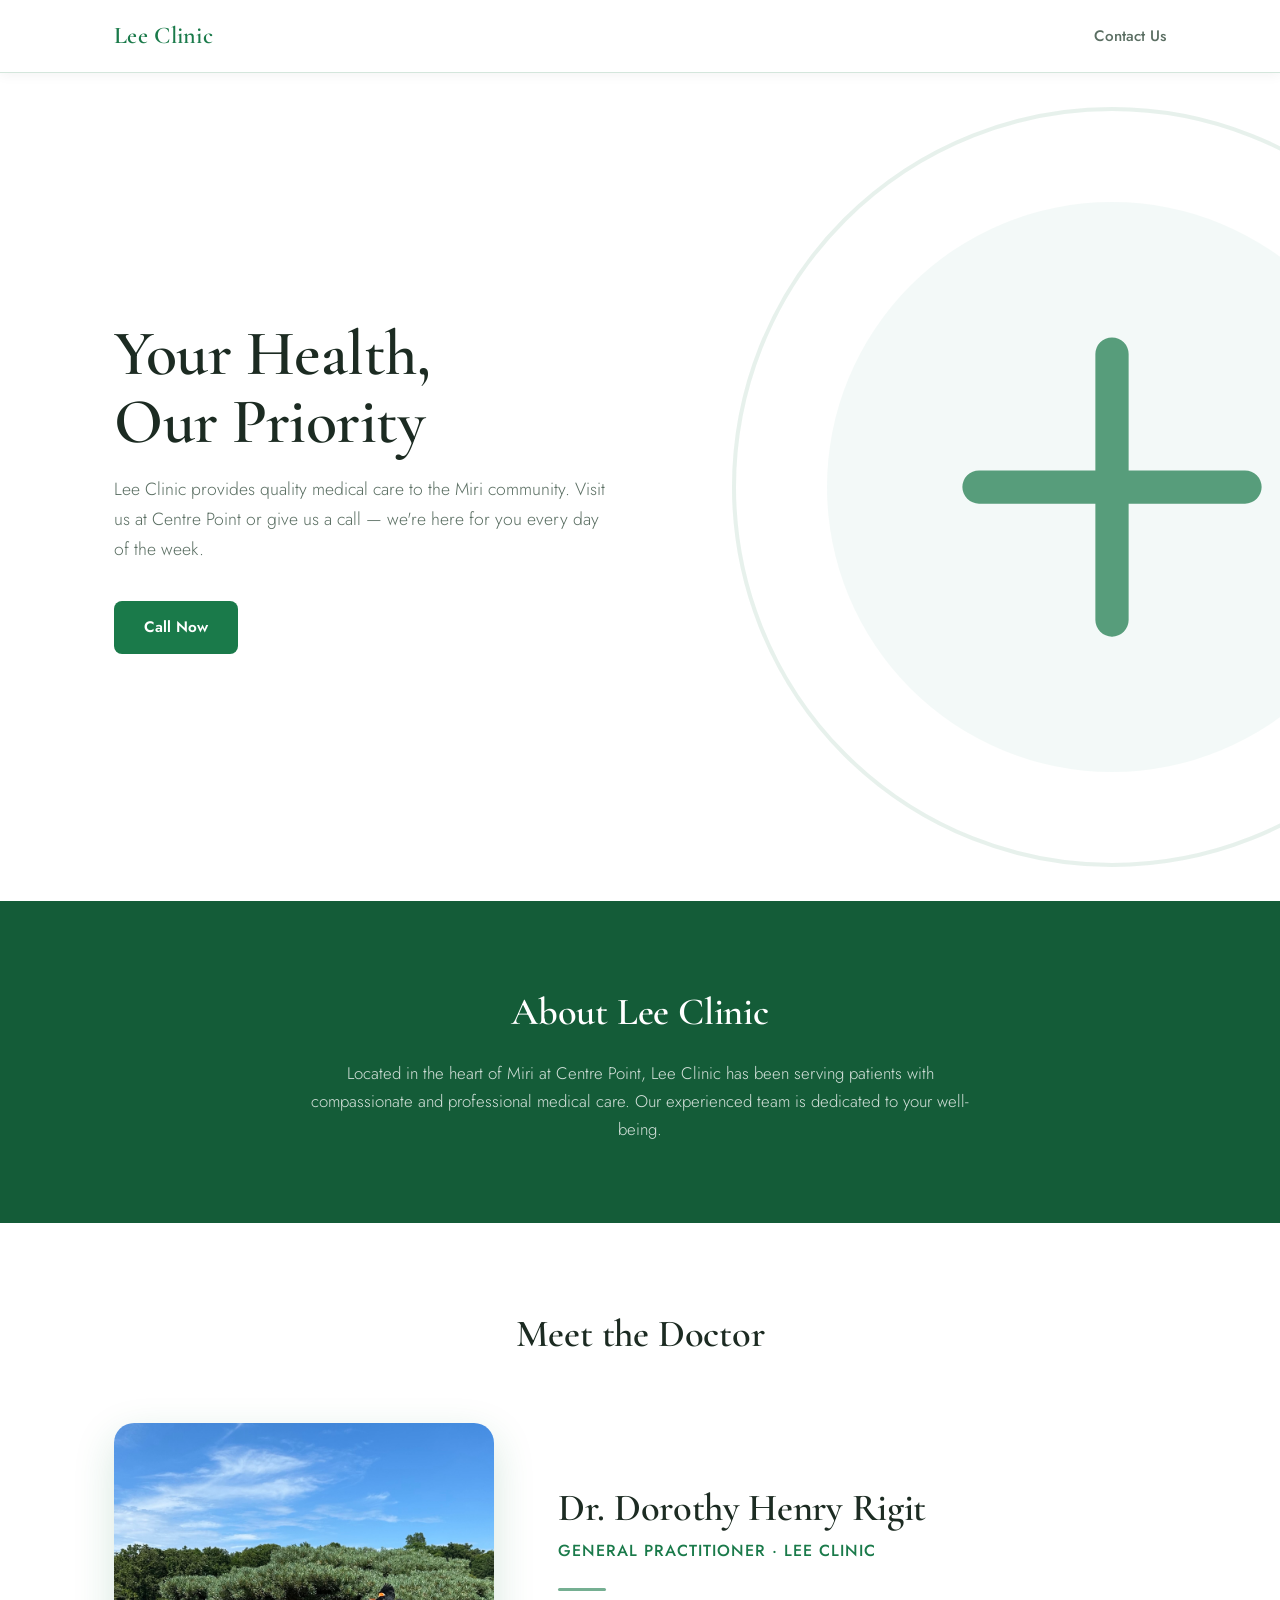
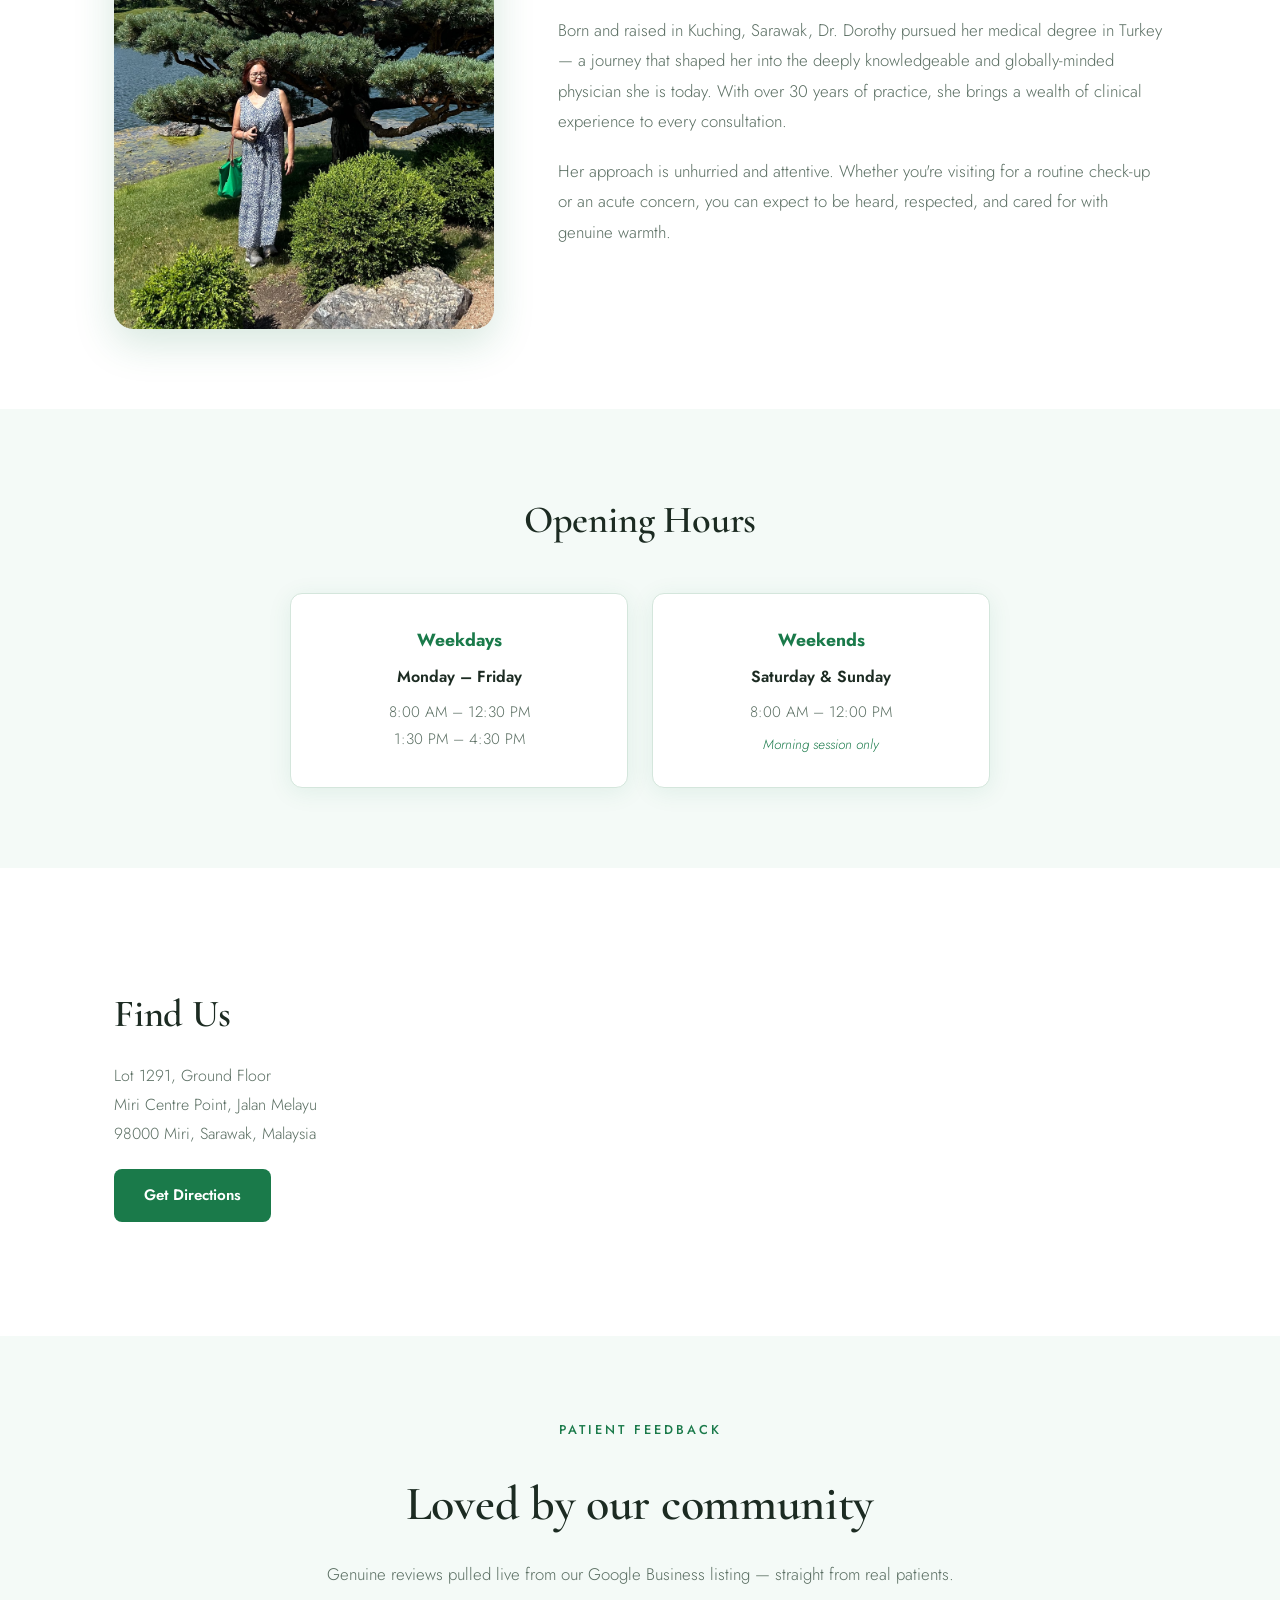
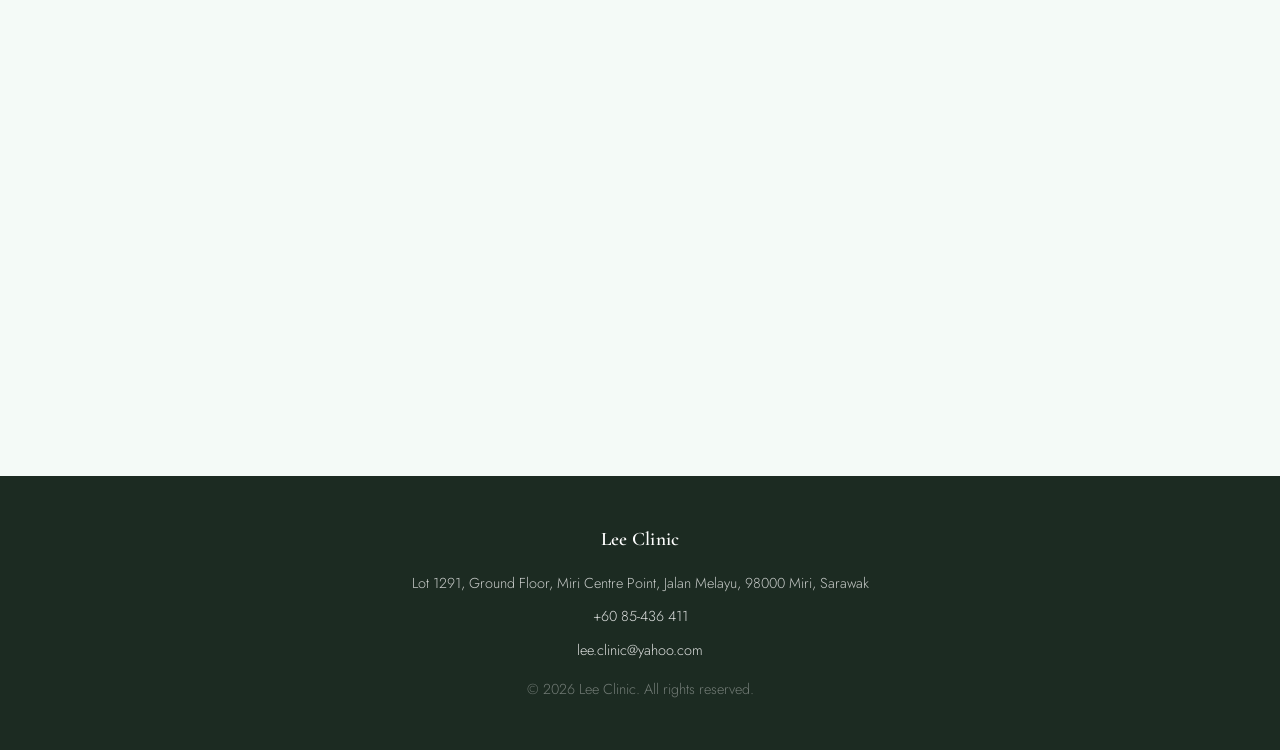
<file: index.html>
<!DOCTYPE html>
<html lang="en">
<head>
  <meta charset="UTF-8" />
  <meta name="viewport" content="width=device-width, initial-scale=1.0" />
  <title>Lee Clinic – Miri, Sarawak</title>
  <link rel="stylesheet" href="style.css" />
  <!-- Elfsight Google Reviews widget loader -->
  <script src="https://elfsightcdn.com/platform.js" async></script>
</head>
<body>
  <!-- NAV (solid) -->
  <nav class="nav-solid">
    <div class="nav-inner">
      <a href="index.html" class="logo">Lee Clinic</a>
      <ul>
        <li><a href="contact.html">Contact Us</a></li>
      </ul>
    </div>
  </nav>

  <!-- HERO -->
  <section class="hero hero-classic">
    <div class="hero-content">
      <h1>Your Health,<br>Our Priority</h1>
      <p>Lee Clinic provides quality medical care to the Miri community. Visit us at Centre Point or give us a call — we're here for you every day of the week.</p>
      <div class="hero-cta">
        <a href="tel:+6085436411" class="btn btn-primary">Call Now</a>
      </div>
    </div>
    <div class="hero-graphic" aria-hidden="true">
      <div class="pulse-ring"></div>
      <div class="hero-icon">
        <svg viewBox="0 0 80 80" fill="none" xmlns="http://www.w3.org/2000/svg">
          <circle cx="40" cy="40" r="30" fill="#e8f5f0" fill-opacity="0.55"/>
          <path d="M40 26v28M26 40h28" stroke="#1a7a4a" stroke-width="3.5" stroke-linecap="round" opacity="0.85"/>
        </svg>
      </div>
    </div>
  </section>

  <!-- ABOUT -->
  <section class="about section-pad">
    <div class="container">
      <h2>About Lee Clinic</h2>
      <p>Located in the heart of Miri at Centre Point, Lee Clinic has been serving patients with compassionate and professional medical care. Our experienced team is dedicated to your well-being.</p>
    </div>
  </section>

  <!-- MEET THE DOCTOR -->
  <section class="doctor-section section-pad alt-bg">
    <div class="container">
      <div class="section-heading">
        <h2>Meet the Doctor</h2>
      </div>
      <div class="doctor-inner">
        <div class="doctor-photo-wrap">
          <img src="doctor.jpg" alt="Dr. Dorothy Henry Rigit" class="doctor-photo-img" />
          <div class="doctor-photo-accent"></div>
        </div>
        <div class="doctor-info">
          <h3 class="doctor-name">Dr. Dorothy Henry Rigit</h3>
          <span class="doctor-title">General Practitioner · Lee Clinic</span>
          <div class="doctor-divider"></div>
          <p>Born and raised in Kuching, Sarawak, Dr. Dorothy pursued her medical degree in Turkey — a journey that shaped her into the deeply knowledgeable and globally-minded physician she is today. With over 30 years of practice, she brings a wealth of clinical experience to every consultation.</p>
          <p>Her approach is unhurried and attentive. Whether you're visiting for a routine check-up or an acute concern, you can expect to be heard, respected, and cared for with genuine warmth.</p>
        </div>
      </div>
    </div>
  </section>

  <!-- HOURS -->
  <section class="hours section-pad alt-bg">
    <div class="container">
      <h2>Opening Hours</h2>
      <div class="hours-grid">
        <div class="hours-card">
          <h3>Weekdays</h3>
          <p class="days">Monday – Friday</p>
          <p class="time">8:00 AM – 12:30 PM</p>
          <p class="time">1:30 PM – 4:30 PM</p>
        </div>
        <div class="hours-card">
          <h3>Weekends</h3>
          <p class="days">Saturday &amp; Sunday</p>
          <p class="time">8:00 AM – 12:00 PM</p>
          <p class="note">Morning session only</p>
        </div>
      </div>
    </div>
  </section>

  <!-- LOCATION STRIP -->
  <section class="location-strip section-pad">
    <div class="container location-flex">
      <div class="loc-text">
        <h2>Find Us</h2>
        <p>Lot 1291, Ground Floor<br>Miri Centre Point, Jalan Melayu<br>98000 Miri, Sarawak, Malaysia</p>
        <a href="https://maps.google.com/?q=Lee+Clinic+Miri+Centre+Point" target="_blank" rel="noopener" class="btn btn-primary" style="margin-top:1.25rem;display:inline-block;">Get Directions</a>
      </div>
      <div class="loc-map">
        <iframe
          title="Lee Clinic location"
          src="https://maps.google.com/maps?q=Lee+Clinic+Miri+Centre+Point+Jalan+Melayu&output=embed"
          width="100%" height="300" style="border:0;border-radius:12px;" allowfullscreen loading="lazy">
        </iframe>
      </div>
    </div>
  </section>

  <!-- LIVE GOOGLE REVIEWS (Elfsight) -->
  <section class="reviews-section section-pad alt-bg">
    <div class="container">
      <div class="reviews-header">
        <span class="eyebrow">Patient Feedback</span>
        <h2>Loved by our community</h2>
        <p>Genuine reviews pulled live from our Google Business listing — straight from real patients.</p>
      </div>

      <!-- Elfsight Google Reviews widget -->
      <div class="elfsight-app-946296f7-6087-4f97-a4c8-03d1e28c95c6" data-elfsight-app-lazy></div>
    </div>
  </section>

  <!-- FOOTER -->
  <footer>
    <div class="container footer-inner">
      <span class="logo">Lee Clinic</span>
      <p>Lot 1291, Ground Floor, Miri Centre Point, Jalan Melayu, 98000 Miri, Sarawak</p>
      <p><a href="tel:+6085436411">+60 85-436 411</a></p>
      <p><a href="mailto:lee.clinic@yahoo.com">lee.clinic@yahoo.com</a></p>
      <p class="copy">© 2026 Lee Clinic. All rights reserved.</p>
    </div>
  </footer>
</body>
</html>
</file>
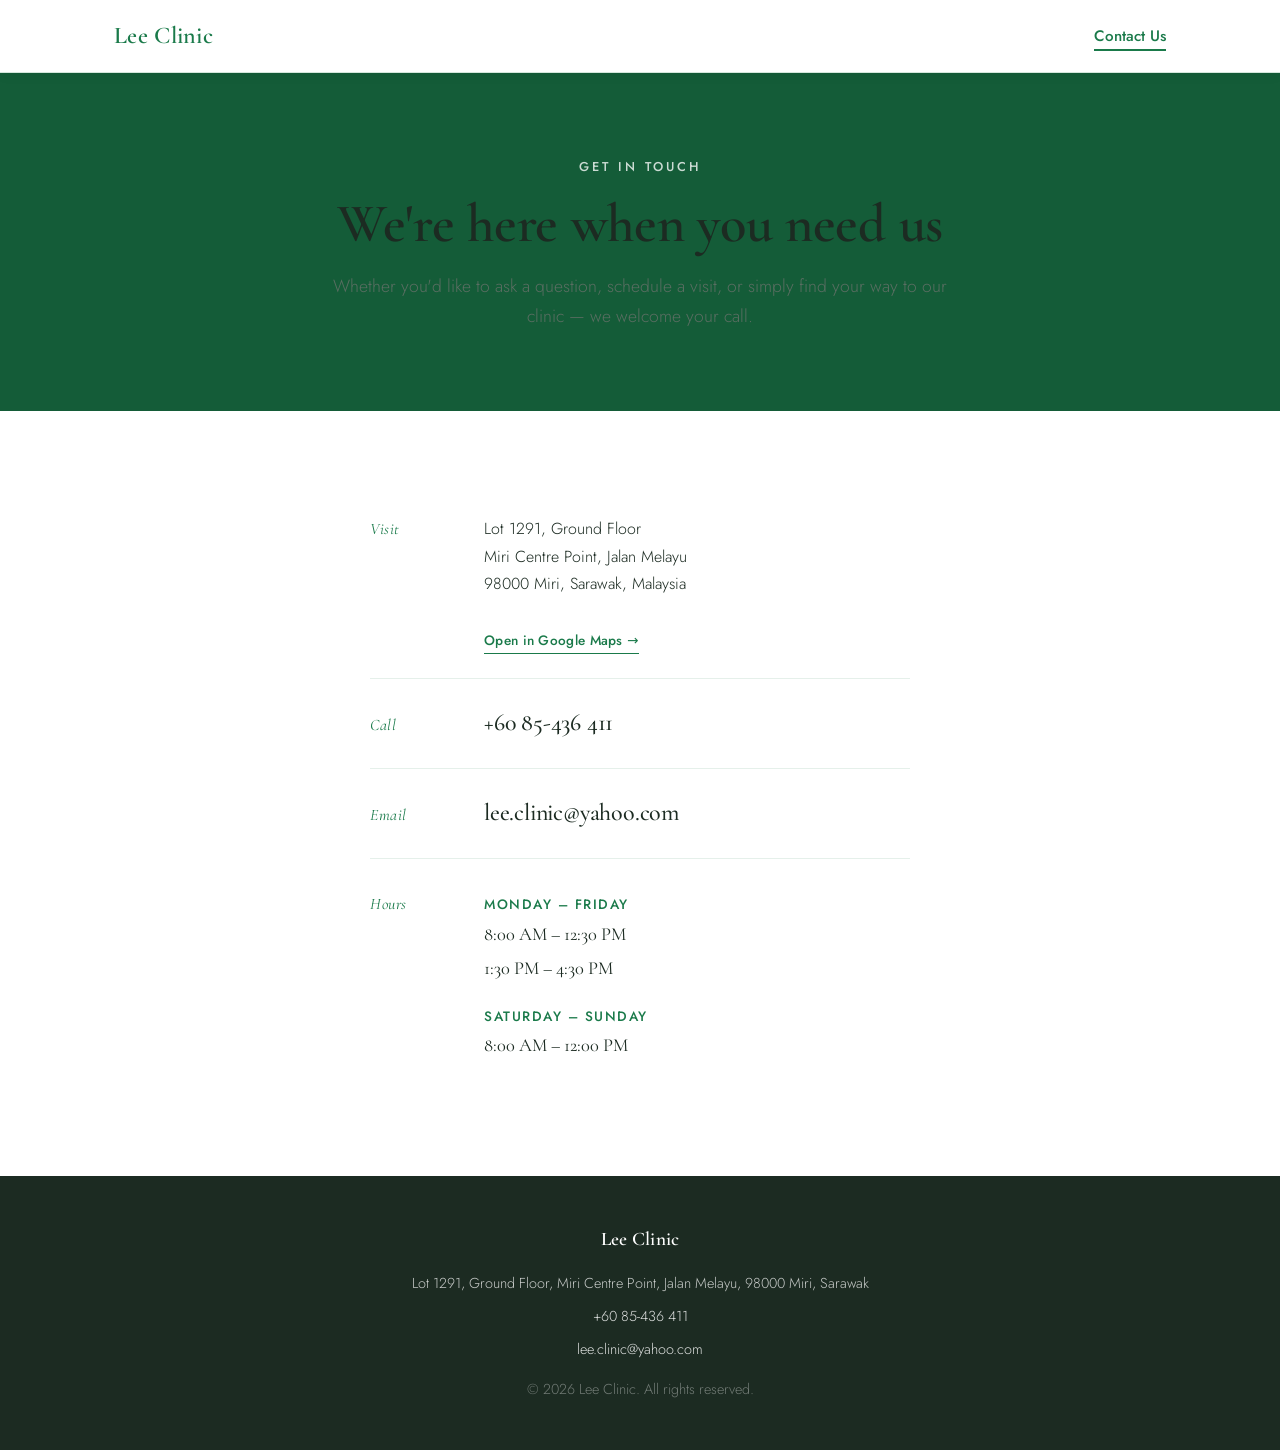
<file: contact.html>
<!DOCTYPE html>
<html lang="en">
<head>
  <meta charset="UTF-8" />
  <meta name="viewport" content="width=device-width, initial-scale=1.0" />
  <title>Contact Us – Lee Clinic</title>
  <link rel="stylesheet" href="style.css" />
</head>
<body>
  <!-- NAV (solid for inner pages) -->
  <nav class="nav-solid">
    <div class="nav-inner">
      <a href="index.html" class="logo">Lee Clinic</a>
      <ul>
        <li><a href="contact.html" class="active">Contact Us</a></li>
      </ul>
    </div>
  </nav>

  <!-- HEADER (deep green background) -->
  <section class="contact-elegant-header-section section-pad">
    <div class="container">
      <header class="contact-elegant-header">
        <span class="eyebrow">Get in Touch</span>
        <h1>We're here when you need us</h1>
        <p>Whether you'd like to ask a question, schedule a visit, or simply find your way to our clinic — we welcome your call.</p>
      </header>
    </div>
  </section>

  <!-- DETAILS -->
  <section class="contact-elegant section-pad">
    <div class="container">
      <div class="contact-details contact-details-centered">

        <div class="detail-row">
          <span class="detail-label">Visit</span>
          <p class="detail-value">
            Lot 1291, Ground Floor<br>
            Miri Centre Point, Jalan Melayu<br>
            98000 Miri, Sarawak, Malaysia
          </p>
          <a href="https://maps.google.com/?q=Lee+Clinic+Miri+Centre+Point" target="_blank" rel="noopener" class="detail-link">Open in Google Maps →</a>
        </div>

        <div class="detail-divider"></div>

        <div class="detail-row">
          <span class="detail-label">Call</span>
          <p class="detail-value detail-value-lg">
            <a href="tel:+6085436411">+60 85-436 411</a>
          </p>
        </div>

        <div class="detail-divider"></div>

        <div class="detail-row">
          <span class="detail-label">Email</span>
          <p class="detail-value detail-value-lg">
            <a href="mailto:lee.clinic@yahoo.com">lee.clinic@yahoo.com</a>
          </p>
        </div>

        <div class="detail-divider"></div>

        <div class="detail-row">
          <span class="detail-label">Hours</span>
          <div class="detail-value">
            <div class="hours-line">
              <span class="hours-day">Monday – Friday</span>
              <span class="hours-time">8:00 AM – 12:30 PM</span>
              <span class="hours-time">1:30 PM – 4:30 PM</span>
            </div>
            <div class="hours-line">
              <span class="hours-day">Saturday – Sunday</span>
              <span class="hours-time">8:00 AM – 12:00 PM</span>
            </div>
          </div>
        </div>

      </div>
    </div>
  </section>

  <!-- FOOTER -->
  <footer>
    <div class="container footer-inner">
      <span class="logo">Lee Clinic</span>
      <p>Lot 1291, Ground Floor, Miri Centre Point, Jalan Melayu, 98000 Miri, Sarawak</p>
      <p><a href="tel:+6085436411">+60 85-436 411</a></p>
      <p><a href="mailto:lee.clinic@yahoo.com">lee.clinic@yahoo.com</a></p>
      <p class="copy">© 2026 Lee Clinic. All rights reserved.</p>
    </div>
  </footer>
</body>
</html>
</file>
<file: style.css>
@import url('https://fonts.googleapis.com/css2?family=Cormorant+Garamond:ital,wght@0,400;0,600;0,700;1,400&family=Jost:wght@300;400;500;600&display=swap');

/* ── Reset & Base ── */
*, *::before, *::after { box-sizing: border-box; margin: 0; padding: 0; }

:root {
  --green:       #1a7a4a;
  --green-dark:  #145c38;
  --green-deep:  #0e3f25;
  --green-light: #e8f5f0;
  --green-mist:  #d6ecdf;
  --cream:       #faf6ef;
  --gold:        #d4a574;
  --text:        #1c2b22;
  --muted:       #5a6e62;
  --border:      #d4e6dc;
  --white:       #ffffff;
  --alt-bg:      #f4faf7;
  --radius:      12px;
  --shadow:      0 4px 24px rgba(26,122,74,0.09);
  --serif:       'Cormorant Garamond', Georgia, serif;
  --sans:        'Jost', system-ui, sans-serif;
}

html { scroll-behavior: smooth; }

body {
  font-family: var(--sans);
  color: var(--text);
  line-height: 1.65;
  background: var(--white);
  font-weight: 300;
}

a { color: inherit; text-decoration: none; }
img { display: block; max-width: 100%; }

.container {
  max-width: 1100px;
  margin: 0 auto;
  padding: 0 1.5rem;
}

.section-pad { padding: 5rem 0; }
.alt-bg { background: var(--alt-bg); }

/* ── Buttons ── */
.btn {
  display: inline-flex;
  align-items: center;
  gap: .5rem;
  padding: .75rem 1.75rem;
  border-radius: 8px;
  font-size: .95rem;
  font-weight: 600;
  cursor: pointer;
  border: 2px solid transparent;
  transition: background .2s, color .2s, border-color .2s, transform .15s;
}
.btn:hover { transform: translateY(-1px); }
.btn-primary {
  background: var(--green);
  color: var(--white);
}
.btn-primary:hover { background: var(--green-dark); }
.btn-outline {
  background: transparent;
  color: var(--green);
  border-color: var(--green);
}
.btn-outline:hover { background: var(--green-light); }

/* ── Nav (solid, used on inner pages) ── */
.nav-solid {
  position: sticky;
  top: 0;
  z-index: 100;
  background: var(--white);
  border-bottom: 1px solid var(--border);
  box-shadow: 0 2px 12px rgba(0,0,0,.05);
}
.nav-inner {
  max-width: 1100px;
  margin: 0 auto;
  padding: 0 1.5rem;
  height: 72px;
  display: flex;
  align-items: center;
  justify-content: space-between;
}
.logo {
  font-family: var(--serif);
  font-size: 1.5rem;
  font-weight: 600;
  color: var(--green);
  letter-spacing: .3px;
  transition: color .2s;
}
nav ul {
  display: flex;
  gap: 2rem;
  list-style: none;
}
nav ul a {
  font-size: .95rem;
  font-weight: 500;
  color: var(--muted);
  padding-bottom: 2px;
  border-bottom: 2px solid transparent;
  transition: color .2s, border-color .2s;
}
nav ul a:hover,
nav ul a.active {
  color: var(--green);
  border-color: var(--green);
}

/* ── Nav (transparent overlay, used on landing hero) ── */
.nav-overlay {
  position: absolute;
  top: 0;
  left: 0;
  right: 0;
  z-index: 5;
  background: transparent;
  border-bottom: 1px solid rgba(255,255,255,.18);
}
.nav-overlay .logo {
  color: var(--white);
  text-shadow: 0 2px 18px rgba(0,0,0,.3);
}
.nav-overlay ul a {
  color: rgba(255,255,255,.92);
  text-shadow: 0 1px 12px rgba(0,0,0,.3);
}
.nav-overlay ul a:hover {
  color: var(--white);
  border-color: var(--white);
}

/* ── Hero (graphic anchored behind text, overflowing right on desktop) ── */
.hero {
  position: relative;
  min-height: calc(100vh - 72px);
  display: flex;
  align-items: center;
  justify-content: flex-start;
  max-width: 1100px;
  margin: 0 auto;
  padding: 4rem 1.5rem;
  overflow: visible;
  isolation: isolate;
}
.hero-content {
  flex: 1;
  max-width: 580px;
  position: relative;
  z-index: 2;
}
.badge {
  display: inline-block;
  background: var(--green-light);
  color: var(--green);
  font-size: .78rem;
  font-weight: 500;
  letter-spacing: 2px;
  text-transform: uppercase;
  padding: .4rem 1rem;
  border-radius: 99px;
  margin-bottom: 1.5rem;
}
.hero h1 {
  font-family: var(--serif);
  font-size: clamp(2.6rem, 5.5vw, 4rem);
  font-weight: 600;
  line-height: 1.05;
  color: var(--text);
  margin-bottom: 1.25rem;
  letter-spacing: -.5px;
}
.hero p {
  font-size: 1.1rem;
  color: var(--muted);
  margin-bottom: 2.25rem;
  max-width: 500px;
  font-weight: 300;
  line-height: 1.7;
}
.hero-cta { display: flex; gap: 1rem; flex-wrap: wrap; }

/* Hero graphic — large layered "+" circle behind text, overflowing right edge */
.hero-graphic {
  position: absolute;
  top: 50%;
  right: clamp(-180px, -8vw, -60px);
  transform: translate(200px, -50%);
  width: clamp(520px, 60vw, 760px);
  height: clamp(520px, 60vw, 760px);
  display: flex;
  align-items: center;
  justify-content: center;
  z-index: 1;
  pointer-events: none;
  opacity: .85;
}
.hero-icon { width: 100%; height: 100%; display: block; }
.hero-icon svg { width: 100%; height: 100%; }
.pulse-ring {
  position: absolute;
  inset: 0;
  border-radius: 50%;
  border: 4px solid var(--green);
  opacity: .12;
  animation: pulse 2.4s ease-in-out infinite;
}
@keyframes pulse {
  0%, 100% { transform: scale(1);    opacity: .12; }
  50%      { transform: scale(1.08); opacity: .04; }
}

/* ── Section headings ── */
h2 { font-family: var(--serif); }

/* ── About (deep green) ── */
.about {
  background: var(--green-dark);
  color: var(--white);
}
.about .container { max-width: 720px; text-align: center; }
.about h2 {
  font-size: 2.4rem;
  font-weight: 600;
  margin-bottom: 1rem;
  letter-spacing: -.2px;
  color: var(--white);
}
.about p {
  color: rgba(255,255,255,0.82);
  font-size: 1.05rem;
  margin-bottom: 0;
}

/* ── Centered section heading ── */
.section-heading {
  text-align: center;
  margin-bottom: 3.5rem;
}
.section-heading h2 {
  font-size: 2.4rem;
  font-weight: 600;
  letter-spacing: -.2px;
}

/* ── Hours ── */
.hours-gradient { background: var(--alt-bg); }
.hours h2 { text-align: center; font-size: 2.4rem; font-weight: 600; margin-bottom: 2.5rem; letter-spacing: -.2px; }
.hours-grid {
  display: grid;
  grid-template-columns: repeat(auto-fit, minmax(240px, 1fr));
  gap: 1.5rem;
  max-width: 700px;
  margin: 0 auto;
}
.hours-card {
  background: var(--white);
  border: 1px solid var(--border);
  border-radius: var(--radius);
  padding: 2rem;
  text-align: center;
  box-shadow: var(--shadow);
}
.hours-card h3 { font-size: 1.1rem; color: var(--green); margin-bottom: .6rem; }
.hours-card .days { font-weight: 600; margin-bottom: .5rem; }
.hours-card .time { color: var(--muted); font-size: .95rem; line-height: 1.8; }
.hours-card .note { font-size: .85rem; color: var(--green); margin-top: .4rem; font-style: italic; }

/* ── Location strip ── */
.location-bg { background: var(--white); }
.location-flex {
  display: grid;
  grid-template-columns: 1fr 1.4fr;
  gap: 3rem;
  align-items: center;
}
.loc-text h2 { font-size: 2.4rem; font-weight: 600; margin-bottom: 1rem; letter-spacing: -.2px; }
.loc-text p  { color: var(--muted); line-height: 1.8; }

/* ── Meet the Doctor ── */
.doctor-section { background: var(--white); }
.doctor-inner {
  display: grid;
  grid-template-columns: 380px 1fr;
  gap: 4rem;
  align-items: center;
}
.doctor-photo-wrap {
  position: relative;
}
.doctor-photo-img {
  width: 100%;
  aspect-ratio: 3/4;
  border-radius: 20px;
  object-fit: cover;
  object-position: center 25%;
  display: block;
  box-shadow: 0 14px 40px rgba(26,122,74,0.18);
  position: relative;
  z-index: 1;
}
.doctor-photo-accent {
  position: absolute;
  bottom: -16px;
  right: -16px;
  width: 100px;
  height: 100px;
  border-radius: 16px;
  background: var(--green-light);
  border: 2px solid var(--border);
  z-index: -1;
}
.doctor-info .doctor-name {
  font-family: var(--serif);
  font-size: 2.4rem;
  font-weight: 600;
  margin-bottom: .5rem;
  letter-spacing: -.3px;
  color: var(--text);
  line-height: 1.15;
}
.doctor-info .doctor-title {
  font-size: 1rem;
  color: var(--green);
  font-weight: 500;
  letter-spacing: 1px;
  text-transform: uppercase;
  margin-bottom: 1.5rem;
  display: block;
}
.doctor-info p {
  color: var(--muted);
  font-size: 1.05rem;
  line-height: 1.8;
  margin-bottom: 1.25rem;
}
.doctor-divider {
  width: 48px;
  height: 3px;
  background: var(--green);
  border-radius: 99px;
  margin-bottom: 1.5rem;
  opacity: .6;
}

/* ── Elegant Contact Page ── */
.contact-elegant-header {
  text-align: center;
  max-width: 640px;
  margin: 0 auto;
}
.contact-elegant-header-section {
  background: var(--green-dark);
  text-align: center;
}
.contact-elegant-header-section .eyebrow {
  color: rgba(255,255,255,0.78);
}
.contact-elegant-header-section h1 {
  color: var(--white);
}
.contact-elegant-header-section p {
  color: rgba(255,255,255,0.82);
}
.eyebrow {
  display: inline-block;
  font-size: .8rem;
  font-weight: 500;
  letter-spacing: 3px;
  text-transform: uppercase;
  color: var(--green);
  margin-bottom: 1rem;
}
.contact-elegant-header h1 {
  font-family: var(--serif);
  font-size: clamp(2.4rem, 4.5vw, 3.4rem);
  font-weight: 600;
  letter-spacing: -.3px;
  line-height: 1.15;
  margin-bottom: 1rem;
  color: var(--text);
}
.contact-elegant-header p {
  font-size: 1.1rem;
  color: var(--muted);
  line-height: 1.7;
  font-weight: 300;
}

.contact-elegant-grid {
  display: grid;
  grid-template-columns: 1fr 1fr;
  gap: 4rem;
  align-items: start;
}

.contact-details {
  padding-right: 1rem;
}
.contact-details-centered {
  max-width: 540px;
  margin: 0 auto;
  padding-right: 0;
}
.detail-row {
  display: grid;
  grid-template-columns: 90px 1fr;
  gap: 1.5rem;
  align-items: baseline;
  padding: 1.5rem 0;
}
.detail-row .detail-link {
  grid-column: 2;
  margin-top: .5rem;
  color: var(--green);
  font-size: .85rem;
  font-weight: 500;
  letter-spacing: .3px;
  border-bottom: 1px solid currentColor;
  padding-bottom: 2px;
  align-self: start;
  justify-self: start;
  transition: color .2s;
}
.detail-row .detail-link:hover { color: var(--green-dark); }
.detail-label {
  font-family: var(--serif);
  font-style: italic;
  font-size: 1rem;
  color: var(--green);
  font-weight: 400;
  letter-spacing: .5px;
}
.detail-value {
  font-size: 1rem;
  color: var(--text);
  line-height: 1.7;
  font-weight: 300;
}
.detail-value a {
  color: var(--text);
  border-bottom: 1px solid var(--border);
  transition: border-color .2s, color .2s;
  padding-bottom: 2px;
}
.detail-value a:hover { color: var(--green); border-color: var(--green); }
.detail-value-lg {
  font-family: var(--serif);
  font-size: 1.5rem;
  font-weight: 500;
  letter-spacing: -.2px;
}
.detail-value-lg a { border-bottom: none; }
.detail-value-lg a:hover { color: var(--green); }
.hours-line {
  display: flex;
  flex-direction: column;
  gap: .15rem;
  padding: .65rem 0;
  font-size: .95rem;
}
.hours-line .hours-day {
  color: var(--green);
  font-weight: 500;
  font-size: .85rem;
  letter-spacing: 1.5px;
  text-transform: uppercase;
}
.hours-line .hours-time {
  color: var(--text);
  font-family: var(--serif);
  font-size: 1.15rem;
  font-weight: 400;
}
.detail-divider {
  height: 1px;
  background: var(--border);
  opacity: .6;
}

.contact-map {
  position: sticky;
  top: 84px;
  border-radius: 16px;
  overflow: hidden;
  box-shadow: 0 12px 40px rgba(26,122,74,0.12);
  aspect-ratio: 4/5;
  max-height: 620px;
}
.contact-map iframe {
  width: 100%;
  height: 100%;
  border: 0;
  display: block;
}

/* ── Reviews section ── */
.reviews-bg { background: var(--alt-bg); }

/* ── Genuine Google Reviews Card ── */
.reviews-header { text-align: center; max-width: 640px; margin: 0 auto 3rem; }
.reviews-header h2 {
  font-size: clamp(2.2rem, 4vw, 3rem);
  font-weight: 600;
  margin-bottom: 1rem;
  margin-top: .5rem;
  letter-spacing: -.3px;
}
.reviews-header p { color: var(--muted); font-size: 1.05rem; line-height: 1.7; }

.google-rating-card {
  max-width: 720px;
  margin: 0 auto;
  background: var(--white);
  border: 1px solid var(--border);
  border-radius: 18px;
  box-shadow: 0 12px 40px rgba(26,122,74,0.10);
  padding: 2.25rem 2.5rem;
  display: flex;
  align-items: center;
  justify-content: space-between;
  gap: 2rem;
  flex-wrap: wrap;
}
.google-rating-left {
  display: flex;
  align-items: center;
  gap: 1.5rem;
}
.google-g {
  width: 56px;
  height: 56px;
  flex-shrink: 0;
}
.rating-score {
  font-family: var(--serif);
  font-size: 2.6rem;
  font-weight: 600;
  line-height: 1;
  color: var(--text);
  letter-spacing: -.5px;
}
.rating-out { font-size: 1.1rem; color: var(--muted); font-weight: 400; margin-left: 2px; }
.rating-stars-row { display: flex; align-items: center; gap: .75rem; margin: .35rem 0 .15rem; flex-wrap: wrap; }
.rating-stars {
  color: #f5a623;
  font-size: 1.1rem;
  letter-spacing: 2px;
  position: relative;
}
.rating-stars .half { opacity: .5; }
.rating-count {
  font-size: .9rem;
  color: var(--text);
  font-weight: 500;
}
.rating-source {
  font-size: .78rem;
  color: var(--muted);
  letter-spacing: .3px;
  display: block;
}
.google-cta {
  white-space: nowrap;
}
.reviews-disclaimer {
  text-align: center;
  max-width: 580px;
  margin: 2rem auto 0;
  color: var(--muted);
  font-size: .9rem;
  font-style: italic;
  line-height: 1.6;
}
.reviews-disclaimer a {
  color: var(--green);
  font-weight: 500;
  border-bottom: 1px solid currentColor;
  padding-bottom: 1px;
  transition: color .2s;
}
.reviews-disclaimer a:hover { color: var(--green-dark); }

/* Elfsight widget container — reserve space while loading */
[class^="elfsight-app-"] {
  min-height: 360px;
}

/* ── Footer ── */
footer {
  background: var(--text);
  color: rgba(255,255,255,.75);
  padding: 3rem 0;
}
.footer-inner {
  display: flex;
  flex-direction: column;
  align-items: center;
  gap: .6rem;
  text-align: center;
}
.footer-inner .logo { color: var(--white); font-size: 1.2rem; margin-bottom: .4rem; }
.footer-inner p { font-size: .9rem; }
.footer-inner a { color: rgba(255,255,255,.85); }
.footer-inner a:hover { color: var(--white); text-decoration: underline; }
.copy { font-size: .8rem; opacity: .5; margin-top: .4rem; }

/* ── Responsive ── */
@media (max-width: 768px) {
  .hero {
    flex-direction: column;
    text-align: center;
    align-items: center;
    justify-content: center;
    min-height: 75vh;
    padding: 4rem 1.5rem;
    overflow: hidden;
  }
  .hero-content { max-width: 100%; }
  .hero p { max-width: 100%; margin-left: auto; margin-right: auto; }
  .hero-cta { justify-content: center; }
  .hero-graphic {
    /* Anchor to the paragraph (~35% down the hero on phone) instead of the section center.
       This puts the cross's center directly behind the paragraph copy. */
    top: 35%;
    left: 50%;
    right: auto;
    transform: translate(-50%, -50%);
    width: min(120vw, 560px);
    height: min(120vw, 560px);
    opacity: .55;
  }
  .location-flex { grid-template-columns: 1fr; }
  .doctor-inner { grid-template-columns: 1fr; }
  .doctor-photo-accent { display: none; }
  .contact-elegant-grid { grid-template-columns: 1fr !important; }
  .google-rating-card {
    flex-direction: column;
    align-items: stretch;
    text-align: center;
    padding: 1.75rem;
  }
  .google-rating-left { flex-direction: column; gap: 1rem; }
  .rating-stars-row { justify-content: center; }
  .google-cta { width: 100%; justify-content: center; }
}
</file>
